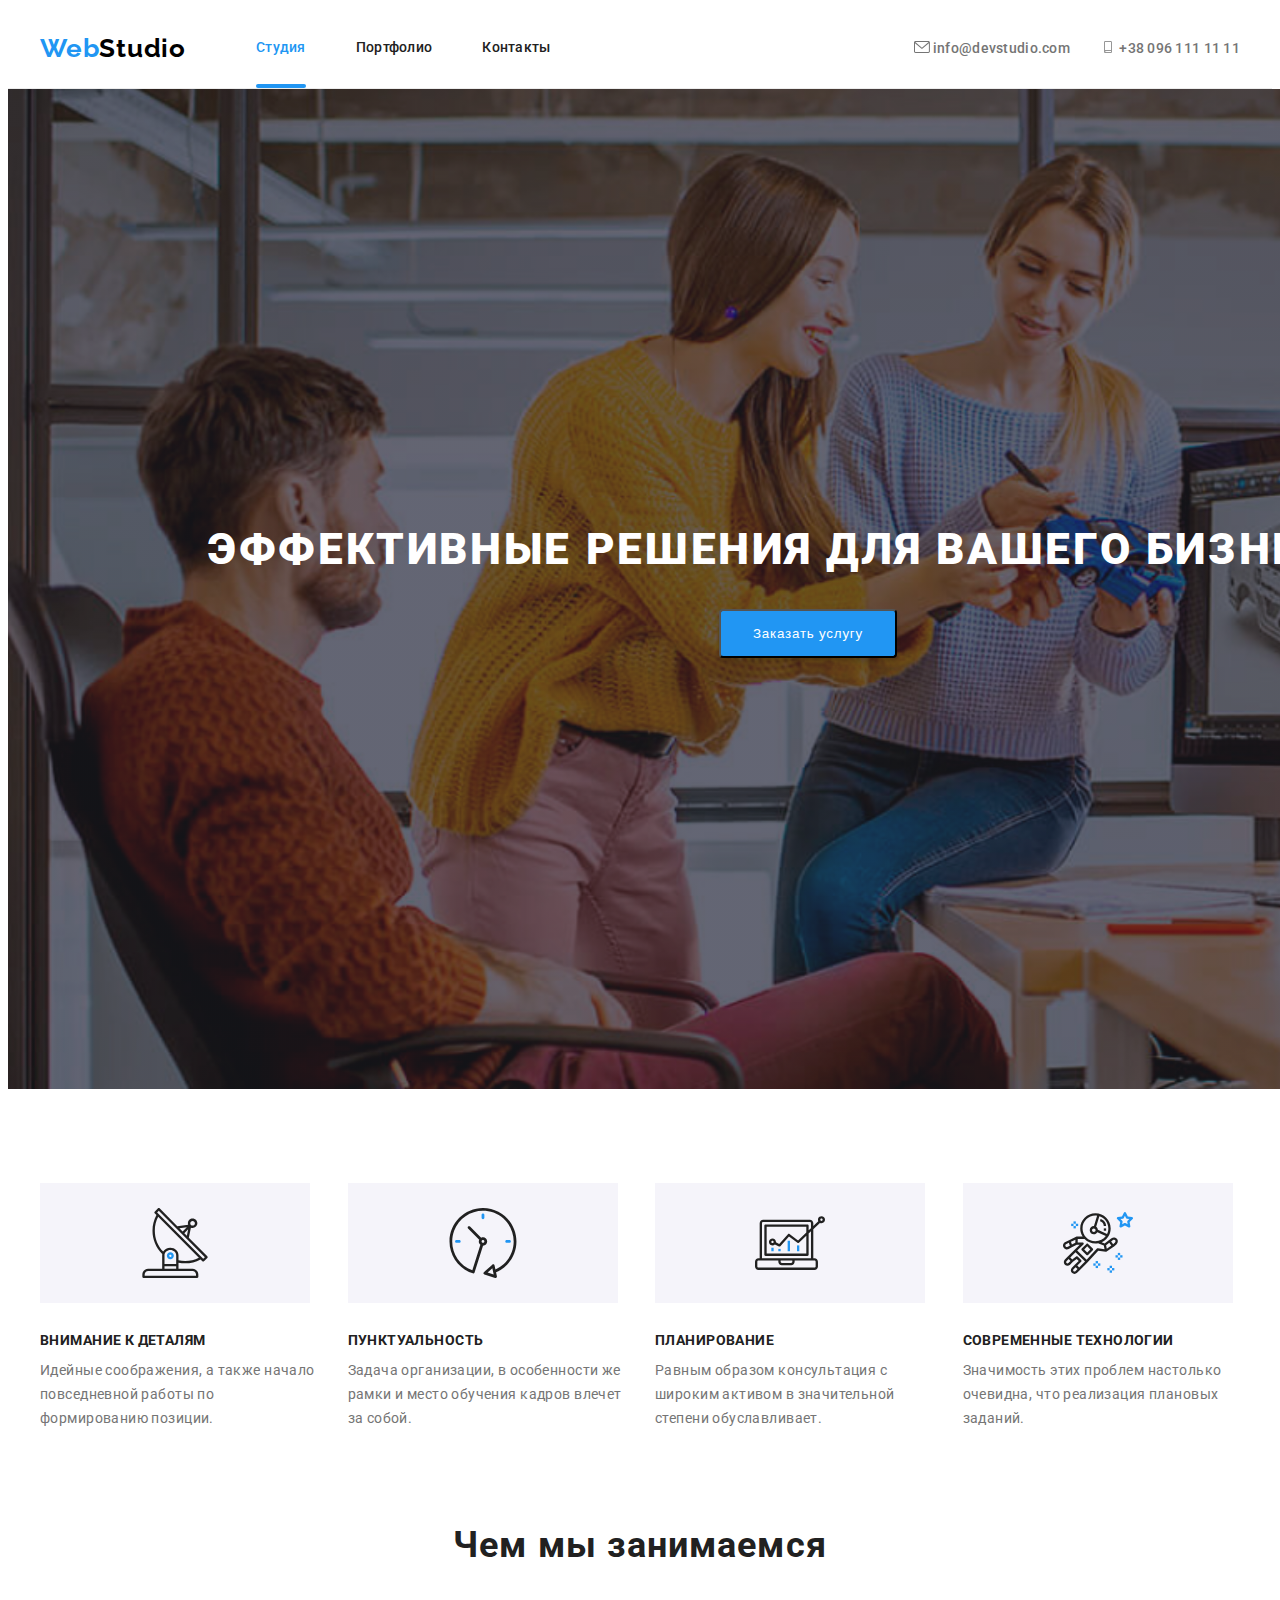
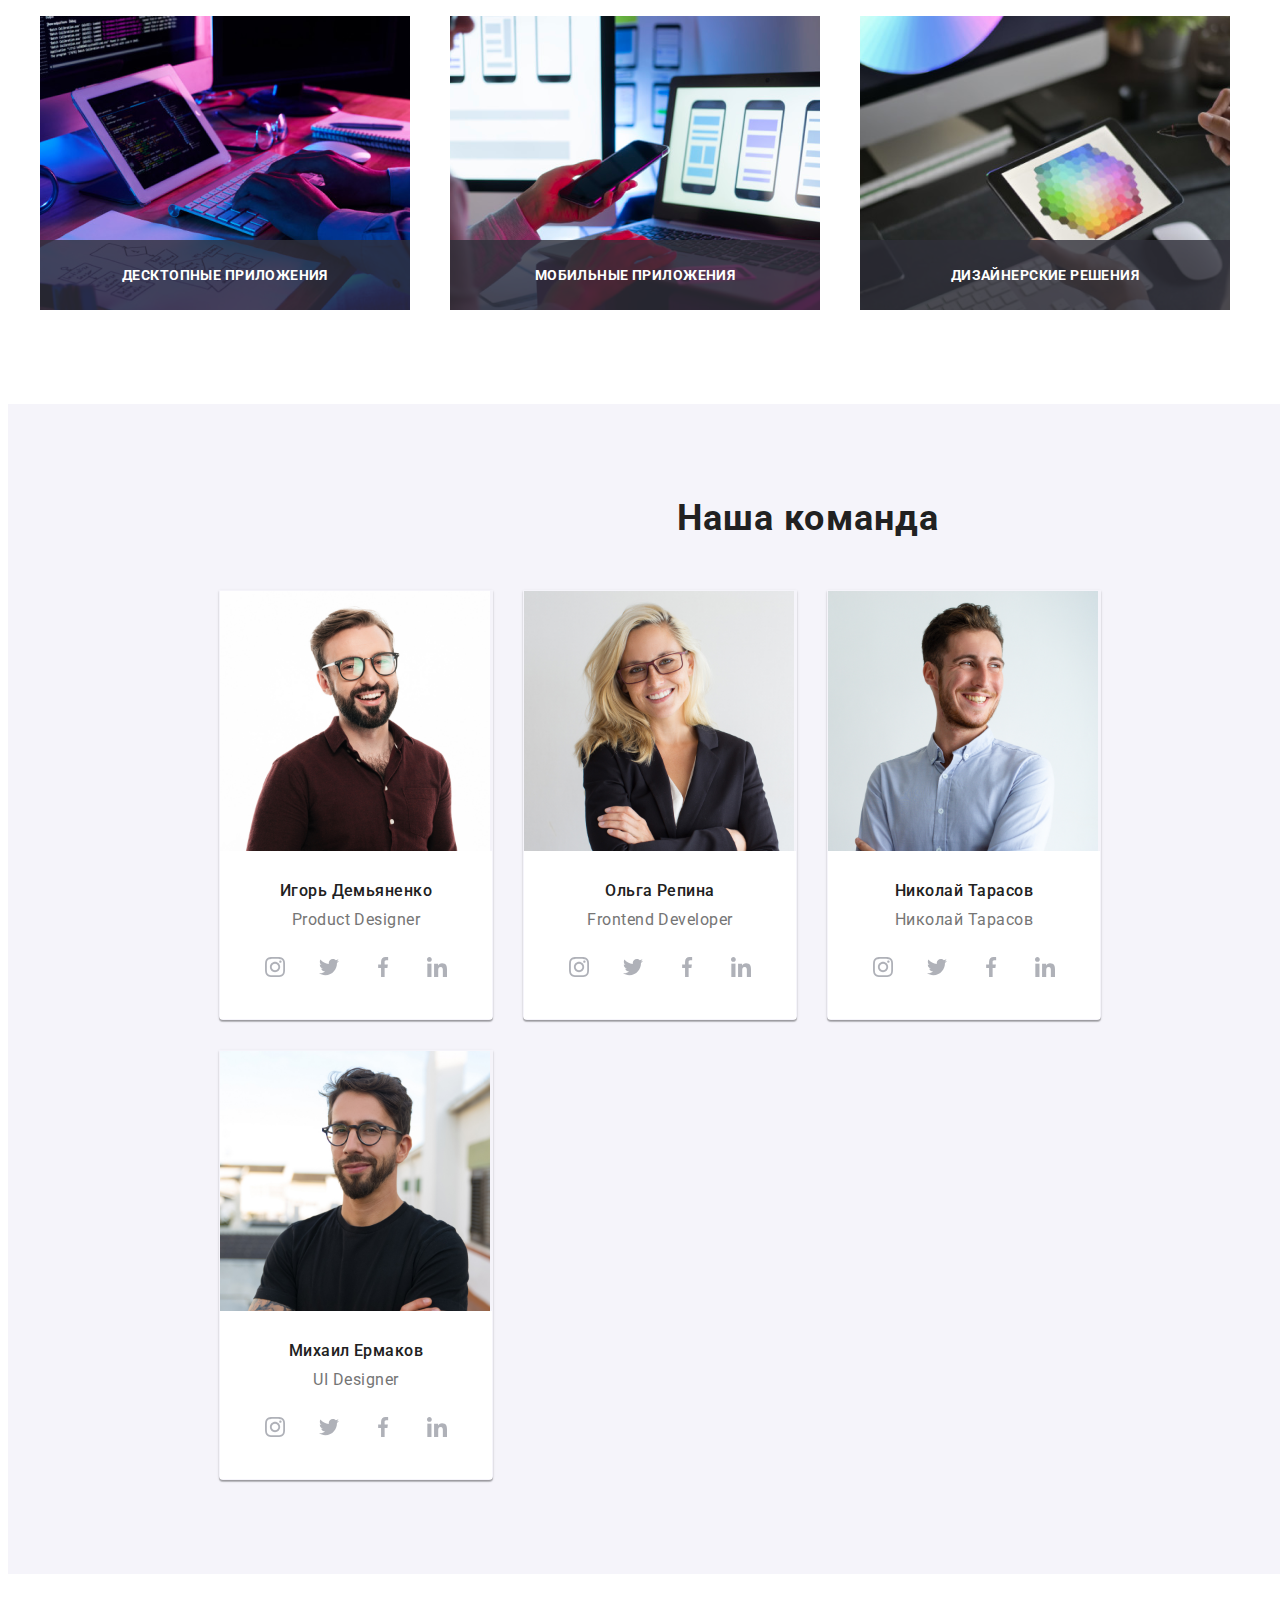
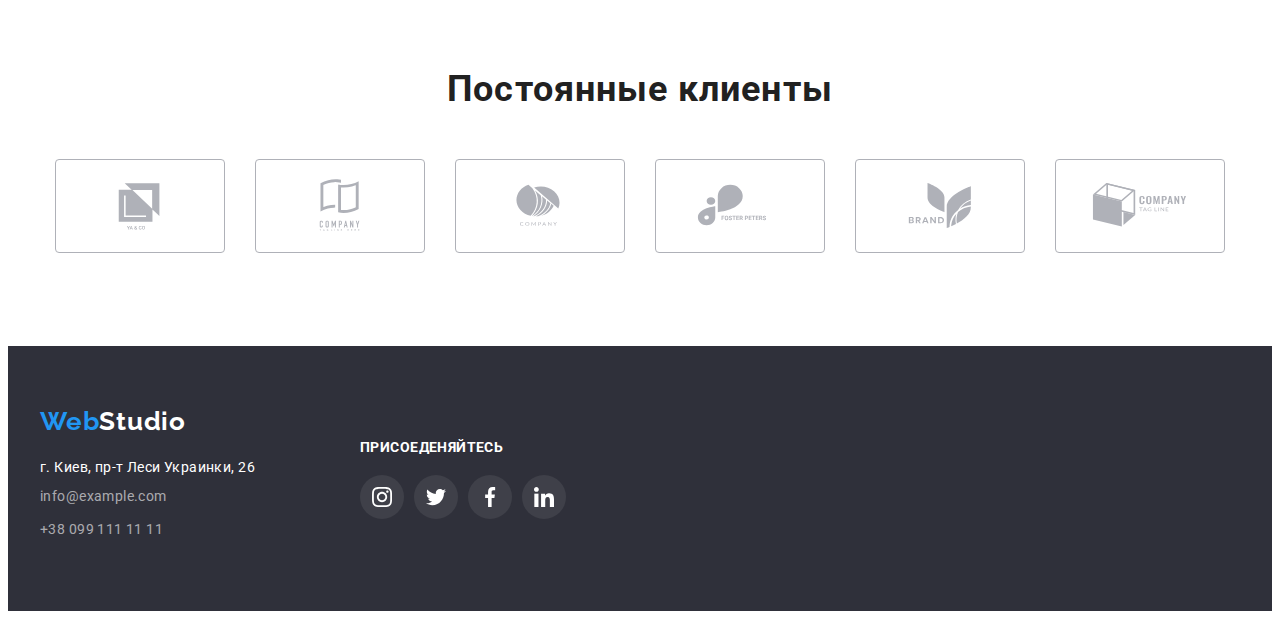
<file: index.html>
<!DOCTYPE html>
<html lang="ru">
  <head>
    <meta charset="UTF-8" />
    <meta http-equiv="X-UA-Compatible" content="IE=edge" />
    <meta name="viewport" content="width=device-width, initial-scale=1.0" />
    <title>Webstudio</title>
    <link rel="preconnect" href="https://fonts.googleapis.com" />
    <link rel="preconnect" href="https://fonts.gstatic.com" crossorigin />
    <link
      href="https://fonts.googleapis.com/css2?family=Raleway:wght@700&family=Roboto:wght@400;500;700;900&display=swap"
      rel="stylesheet"
    />
    <link
      rel="stylesheet"
      href="https://cdnjs.cloudflare.com/ajax/libs/modern-normalize/1.1.0/modern-normalize.min.css"
      integrity="sha512-wpPYUAdjBVSE4KJnH1VR1HeZfpl1ub8YT/NKx4PuQ5NmX2tKuGu6U/JRp5y+Y8XG2tV+wKQpNHVUX03MfMFn9Q=="
      crossorigin="anonymous"
      referrerpolicy="no-referrer"
    />
    <link rel="stylesheet" href="./css/style.css" />
  </head>
  <body>
    <!--header-->
    <header class="header">
      <div class="container header-container">
        <nav class="navigation">
          <a class="logo list link" href=""
            >Web<span class="logo-color-header">Studio</span></a
          >
          <ul class="menu list">
            <li class="menu-item">
              <a class="menu-link-current link" href="./index.html">Студия</a>
            </li>
            <li class="menu-item">
              <a class="menu-link link" href="./portfolio.html">Портфолио</a>
            </li>
            <li class="menu-item">
              <a class="menu-link link" href="">Контакты</a>
            </li>
          </ul>
        </nav>
        <ul class="adress-list list">
          <li class="adress-list-item">
              <a class="email-adress link" href="mailto:info@devstudio.com"
                > <svg class="adress-list-img" width="16" height="12">
                  <use href="./images/sprite.svg#envelope"></use>
                </svg> info@devstudio.com</a
              >
          </li>
          <li class="adress-list-item">
            
            <a class="phone-number link" href="tel:+380961111111"
              ><svg class="adress-list-img" width="16" height="12">
                <use href="./images/sprite.svg#smartphone"></use>
              </svg> +38 096 111 11 11</a
            >
          </li>
        </ul>
      </div>
    </header>
    <!--hero-->
    <main>
      <section class="hero">
        <div class="container">
          <h1 class="main-title">Эффективные решения для вашего бизнеса</h1>
          <button class="modl-btn" type="button" data-modal-open>Заказать услугу</button>
        </div>
      </section>
      <!--Our advantages-->
      <section class="section-our">
        <div class="container">
          <ul class="our-list list">
            <li class="our-list-item">
              <div class="our-list-item-box">
                <svg class="our-list-img" width="70px" height="70px">
                  <use href="./images/sprite.svg#antenna"></use>
                </svg>
              </div>
              <h3 class="our-suptitle">Внимание к деталям</h3>
              <p class="our-list-text">
                Идейные соображения, а также начало повседневной работы по
                формированию позиции.
              </p>
            </li>
            <li class="our-list-item">
              <div class="our-list-item-box">
                <svg class="our-list-img" width="70px" height="70px">
                  <use href="./images/sprite.svg#clock"></use>
                </svg>
              </div>
              <h3 class="our-suptitle">Пунктуальность</h3>
              <p class="our-list-text">
                Задача организации, в особенности же рамки и место обучения
                кадров влечет за собой.
              </p>
            </li>
            <li class="our-list-item">
              <div class="our-list-item-box">
                <svg class="our-list-img" width="70px" height="70px">
                  <use href="./images/sprite.svg#diagram"></use>
                </svg>
              </div>
              <h3 class="our-suptitle">Планирование</h3>
              <p class="our-list-text">
                Равным образом консультация с широким активом в значительной
                степени обуславливает.
              </p>
            </li>
            <li class="our-list-item">
              <div class="our-list-item-box">
                <svg class="our-list-img" width="70px" height="70px">
                  <use href="./images/sprite.svg#astronaut"></use>
                </svg>
              </div>
              <h3 class="our-suptitle">Современные технологии</h3>
              <p class="our-list-text">
                Значимость этих проблем настолько очевидна, что реализация
                плановых заданий.
              </p>
            </li>
          </ul>
        </div>
      </section>
      <!--about-->
      <section class="about container">
        <div class="cotainer">
          <h2 class="about-title">Чем мы занимаемся</h2>
          <ul class="about-list list">
            <li class="about-item">
              <div class="about-box">
                <img
                class="about-img"
                src="./images/about/box-1.png"
                alt="печатает на клавиатуре"
                width="370"
                height="294"
              />
              <div class="about-list-subtitle">
                <p class="about-list-subtitle-text">Десктопные приложения</p>
              </div>
              </div>
            </li>
            <li class="about-item">
             <div class="about-box">
              <img
              class="about-img"
              src="./images/about/box-2.png"
              alt="держит в руке смартфон"
              width="370"
              height="294"
            />
            <div class="about-list-subtitle">
              <p class="about-list-subtitle-text">Мобильные приложения</p>
            </div>
             </div>
            </li>
            <li class="about-item">
             <div class="about-box">
              <img
              class="about-img"
              src="./images/about/box-3.png"
              alt="держит в руке планшет"
              width="370"
              height="294"
            />
            <div class="about-list-subtitle">
              <p class="about-list-subtitle-text">Дизайнерские решения</p>
            </div>
             </div>
            </li>
          </ul>
        </div>
      </section>
      <!--our team-->
      <section class="section-team">
        <div class="team-box">
          <h2 class="title-team">Наша команда</h2>
          <ul class="team-list list">
            <li class="team-item">
              <img
                class="team-img"
                src="./images/our-team/img-1.jpg"
                alt="фото сотрудника"
                width="270"
                height="260"
              />
              <div class="team-item-subtitle">
                <h3 class="title-name">Игорь Демьяненко</h3>
                <p class="team-position" lang="en">Product Designer</p>
                <ul class="social-list list">
                  <li class="social-list-item">
                    <a href="" class="social-list-link">
                      <svg class="social-list-icon" width="20" height="20">
                        <use href="./images/sprite.svg#instagram"></use>
                      </svg>
                    </a>
                  </li>
                  <li class="social-list-item">
                    <a href="" class="social-list-link">
                      <svg class="social-list-icon" width="20" height="20">
                        <use href="./images/sprite.svg#twitter"></use>
                      </svg>
                    </a>
                  </li>
                  <li class="social-list-item">
                    <a href="" class="social-list-link">
                      <svg class="social-list-icon" width="20" height="20">
                        <use href="./images/sprite.svg#facebook"></use>
                      </svg>
                    </a>
                  </li>
                  <li class="social-list-item">
                    <a href="" class="social-list-link">
                      <svg class="social-list-icon" width="20" height="20">
                        <use href="./images/sprite.svg#linkedin"></use>
                      </svg>
                    </a>
                  </li>
                </ul>
              </div>
            </li>
            <li class="team-item">
              <img
                class="team-img"
                src="./images/our-team/img-2.jpg"
                alt="фото сотрудника"
                width="270"
                height="260"
              />
              <div class="team-item-subtitle">
                <h3 class="title-name">Ольга Репина</h3>
                <p class="team-position" lang="en">Frontend Developer</p>
                <ul class="social-list list">
                  <li class="social-list-item">
                    <a href="" class="social-list-link">
                      <svg class="social-list-icon" width="20" height="20">
                        <use href="./images/sprite.svg#instagram"></use>
                      </svg>
                    </a>
                  </li>
                  <li class="social-list-item">
                    <a href="" class="social-list-link">
                      <svg class="social-list-icon" width="20" height="20">
                        <use href="./images/sprite.svg#twitter"></use>
                      </svg>
                    </a>
                  </li>
                  <li class="social-list-item">
                    <a href="" class="social-list-link">
                      <svg class="social-list-icon" width="20" height="20">
                        <use href="./images/sprite.svg#facebook"></use>
                      </svg>
                    </a>
                  </li>
                  <li class="social-list-item">
                    <a href="" class="social-list-link">
                      <svg class="social-list-icon" width="20" height="20">
                        <use href="./images/sprite.svg#linkedin"></use>
                      </svg>
                    </a>
                  </li>
                </ul>
              </div>
            </li>
            <li class="team-item">
              <img
                class="team-img"
                src="./images/our-team/img-3.jpg"
                alt="фото сотрудника"
                width="270"
                height="260"
              />
              <div class="team-item-subtitle">
                <h3 class="title-name">Николай Тарасов</h3>
                <p class="team-position" lang="en">Николай Тарасов</p>
                <ul class="social-list list">
                  <li class="social-list-item">
                    <a href="" class="social-list-link">
                      <svg class="social-list-icon" width="20" height="20">
                        <use href="./images/sprite.svg#instagram"></use>
                      </svg>
                    </a>
                  </li>
                  <li class="social-list-item">
                    <a href="" class="social-list-link">
                      <svg class="social-list-icon" width="20" height="20">
                        <use href="./images/sprite.svg#twitter"></use>
                      </svg>
                    </a>
                  </li>
                  <li class="social-list-item">
                    <a href="" class="social-list-link">
                      <svg class="social-list-icon" width="20" height="20">
                        <use href="./images/sprite.svg#facebook"></use>
                      </svg>
                    </a>
                  </li>
                  <li class="social-list-item">
                    <a href="" class="social-list-link">
                      <svg class="social-list-icon" width="20" height="20">
                        <use href="./images/sprite.svg#linkedin"></use>
                      </svg>
                    </a>
                  </li>
                </ul>
              </div>
            </li>
            <li class="team-item">
              <img
                class="team-img"
                src="./images/our-team/img-4.jpg"
                alt="фото сотрудника"
                width="270"
                height="260"
              />
              <div class="team-item-subtitle">
                <h3 class="title-name">Михаил Ермаков</h3>
                <p class="team-position" lang="en">UI Designer</p>
                <ul class="social-list list">
                  <li class="social-list-item">
                    <a href="" class="social-list-link">
                      <svg class="social-list-icon" width="20" height="20">
                        <use href="./images/sprite.svg#instagram"></use>
                      </svg>
                    </a>
                  </li>
                  <li class="social-list-item">
                    <a href="" class="social-list-link">
                      <svg class="social-list-icon" width="20" height="20">
                        <use href="./images/sprite.svg#twitter"></use>
                      </svg>
                    </a>
                  </li>
                  <li class="social-list-item">
                    <a href="" class="social-list-link">
                      <svg class="social-list-icon" width="20" height="20">
                        <use href="./images/sprite.svg#facebook"></use>
                      </svg>
                    </a>
                  </li>
                  <li class="social-list-item">
                    <a href="" class="social-list-link">
                      <svg class="social-list-icon" width="20" height="20">
                        <use href="./images/sprite.svg#linkedin"></use>
                      </svg>
                    </a>
                  </li>
                </ul>
              </div>
            </li>
          </ul>
        </div>
      </section>
      <!--clients-->
      <section class="section-clients">
        <div class="clients-box" >
          <h2 class="clients-title">Постоянные клиенты</h2>
            <ul class="clients-list list">
              <li class="clients-list-item">
                <a href="" class="clients-list-link">
                  <svg class="clients-list-icon">
                    <use href="./images/sprite.svg#YACO"></use>
                  </svg>
                </a>
              </li>
              <li class="clients-list-item">
                <a href="" class="clients-list-link">
                  <svg class="clients-list-icon">
                    <use href="./images/sprite.svg#company-here"></use>
                  </svg>
                </a>
              </li>
              <li class="clients-list-item">
                <a href="" class="clients-list-link">
                  <svg class="clients-list-icon">
                    <use href="./images/sprite.svg#Company"></use>
                  </svg>
                </a>
              </li>
              <li class="clients-list-item">
                <a href="" class="clients-list-link">
                  <svg class="clients-list-icon">
                    <use href="./images/sprite.svg#foster"></use>
                  </svg>
                </a>
              </li>
              <li class="clients-list-item">
                <a href="" class="clients-list-link">
                  <svg class="clients-list-icon">
                    <use href="./images/sprite.svg#brand"></use>
                  </svg>
                </a>
              </li>
              <li class="clients-list-item">
                <a href="" class="clients-list-link">
                  <svg class="clients-list-icon">
                    <use href="./images/sprite.svg#company-tag"></use>
                  </svg>
                </a>
              </li>
            </ul>
          </div>
      </section>
    </main>
    <!--FOOTER-->
    <footer class="footer">
      <div class="footer-container container">
        <div class="footer-box-left">
          <div class="footer-logo-box">
            <a class="logo list link" href=""
              >Web<span class="logo-color-footer">Studio</span></a
            >
          </div>
          <address class="adress-list">
            <ul class="footer-list list">
              <li class="footer-item">
                <a
                  class="map-link link"
                  href="https://goo.gl/maps/KRb5rvEpRNCrVDz67"
                  target="_blank"
                  rel="noopener noreferrer"
                >
                  г. Киев, пр-т Леси Украинки, 26
                </a>
              </li>
              <li class="footer-item">
                <a class="footer-email-adress link" href="mailto:info@example.com"
                  >info@example.com</a
                >
              </li>
              <li class="footer-item">
                <a class="footer-phone-number link" href="tel:+380991111111"
                  >+38 099 111 11 11</a
                >
              </li>
            </ul>
          </address>
        </div>
            <div class="footer-box-right">
              <h2 class="footer-title">Присоеденяйтесь</h2>
              <ul class="footer-list-right list">
                <li class="social-list-item">
                  <a href="" class="footer-list-link">
                    <svg class="footer-list-icon" width="20" height="20">
                      <use href="./images/sprite.svg#instagram"></use>
                    </svg>
                  </a>
                </li>
                <li class="social-list-item">
                  <a href="" class="footer-list-link">
                    <svg class="footer-list-icon" width="20" height="20">
                      <use href="./images/sprite.svg#twitter"></use>
                    </svg>
                  </a>
                </li>
                <li class="social-list-item">
                  <a href="" class="footer-list-link">
                    <svg class="footer-list-icon" width="20" height="20">
                      <use href="./images/sprite.svg#facebook"></use>
                    </svg>
                  </a>
                </li>
                <li class="social-list-item">
                  <a href="" class="footer-list-link">
                    <svg class="footer-list-icon" width="20" height="20">
                      <use href="./images/sprite.svg#linkedin"></use>
                    </svg>
                  </a>
                </li>
              </ul>
            </div>
      </div>
    </footer>
    <!--Modal-->
    <div class="backdrop is-hidden " data-modal>
      <div class="modal">
        <button type="button" class="modal-close-btn" data-modal-close>
          <svg class="modal-close-btn-icon" width="18" height="18">
            <use href="./images/sprite.svg#close"></use>
          </svg>
        </button>
        <p class="modal-subtitle">Оставьте свои данные, мы вам перезвоним</p>
        <form class="contact-form">
          <label class="contact-form-field">
            <span class="contact-form-span">Имя</span> 
            <div class="contact-form-input-wrapper">
              <input class="contact-form-input" type="text" required name="user-name" minlength="3">
              <svg class="contact-form-icon">
                <use href="./images/sprite.svg#person"></use>  
              </svg>
            </div>
          </label>
          <label class="contact-form-field">
            <span class="contact-form-span">Телефон</span> 
            <div class="contact-form-input-wrapper">
              <input 
                class="contact-form-input" 
                type="tel" 
                required 
                name="user-phone-number" 
                pattern="[0-9]{3}-[0-9]{3}-[0-9]{2}-[0-9]{2}"
                title="xxx-xxx-xx-xx"
              />
              <svg class="contact-form-icon">
                <use href="./images/sprite.svg#phone"></use>  
              </svg>
            </div>
          </label>
          <label class="contact-form-field">
            <span class="contact-form-span">Почта</span>
            <div class="contact-form-input-wrapper">
              <input 
                class="contact-form-input" 
                type="email" 
                required
                name="user-email"
              />
              <svg class="contact-form-icon">
                <use href="./images/sprite.svg#email"></use>  
              </svg>
            </div>
          </label>
          <label class="contact-form-field">
            <span class="contact-form-span">Коментарий</span>
            <textarea 
              class="contact-form-message"
              name="user-message"
              placeholder="Введите текст"
            ></textarea>
          </textarea>
          </label>
          <input 
            class="contact-form-checkbox visually-hidden"
            id="checkbox-policy"
            type="checkbox"
            name="user-policy"
            required
            />
          <label class="contact-form-checkbox-label" for="checkbox-policy"
          >Соглашаюсь с рассылкой и принимаю&nbsp;
           <a class="contact-form-checkbox-link" href="">Условия договора</a></label>
           <button class="contact-form-btn" type="submit">Отправить</button>
        </form>
      </div>
    </div>
    <script src="./js/modal.js"></script>
  </body>
</html>
</file>
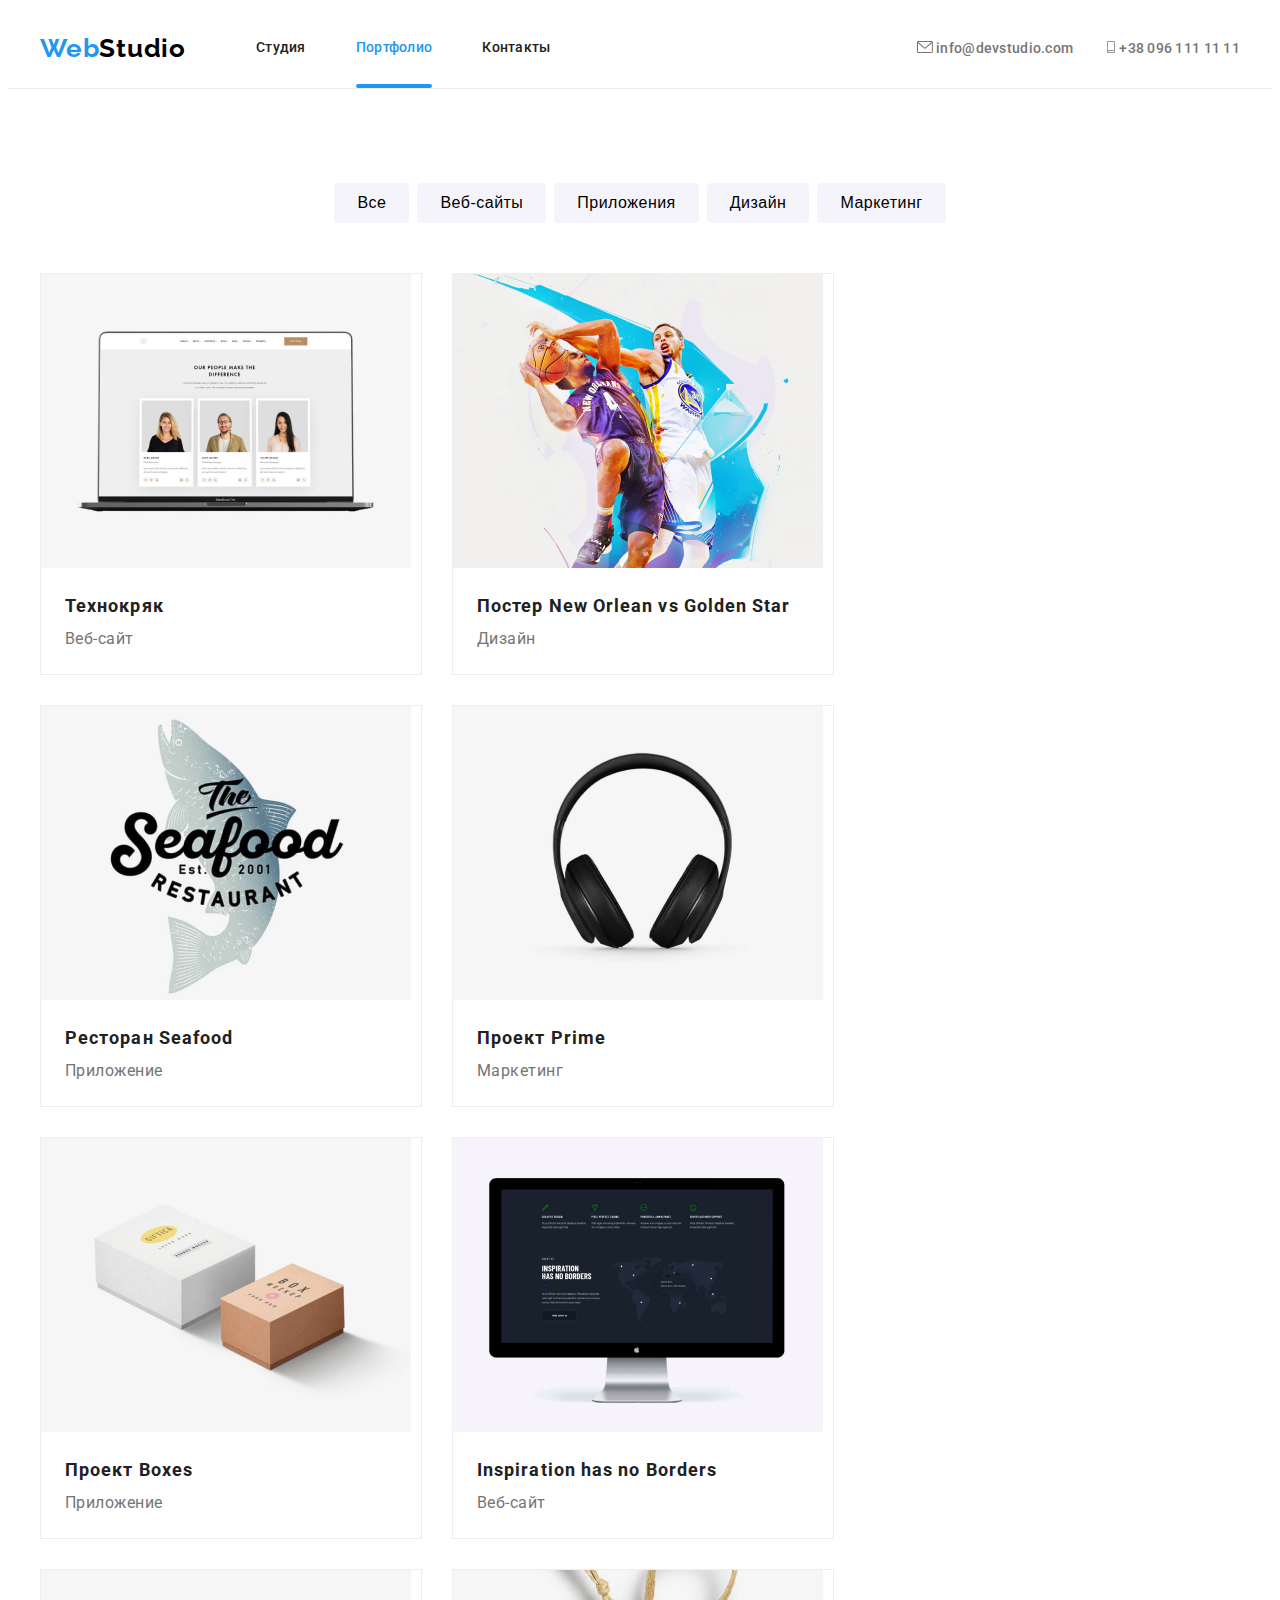
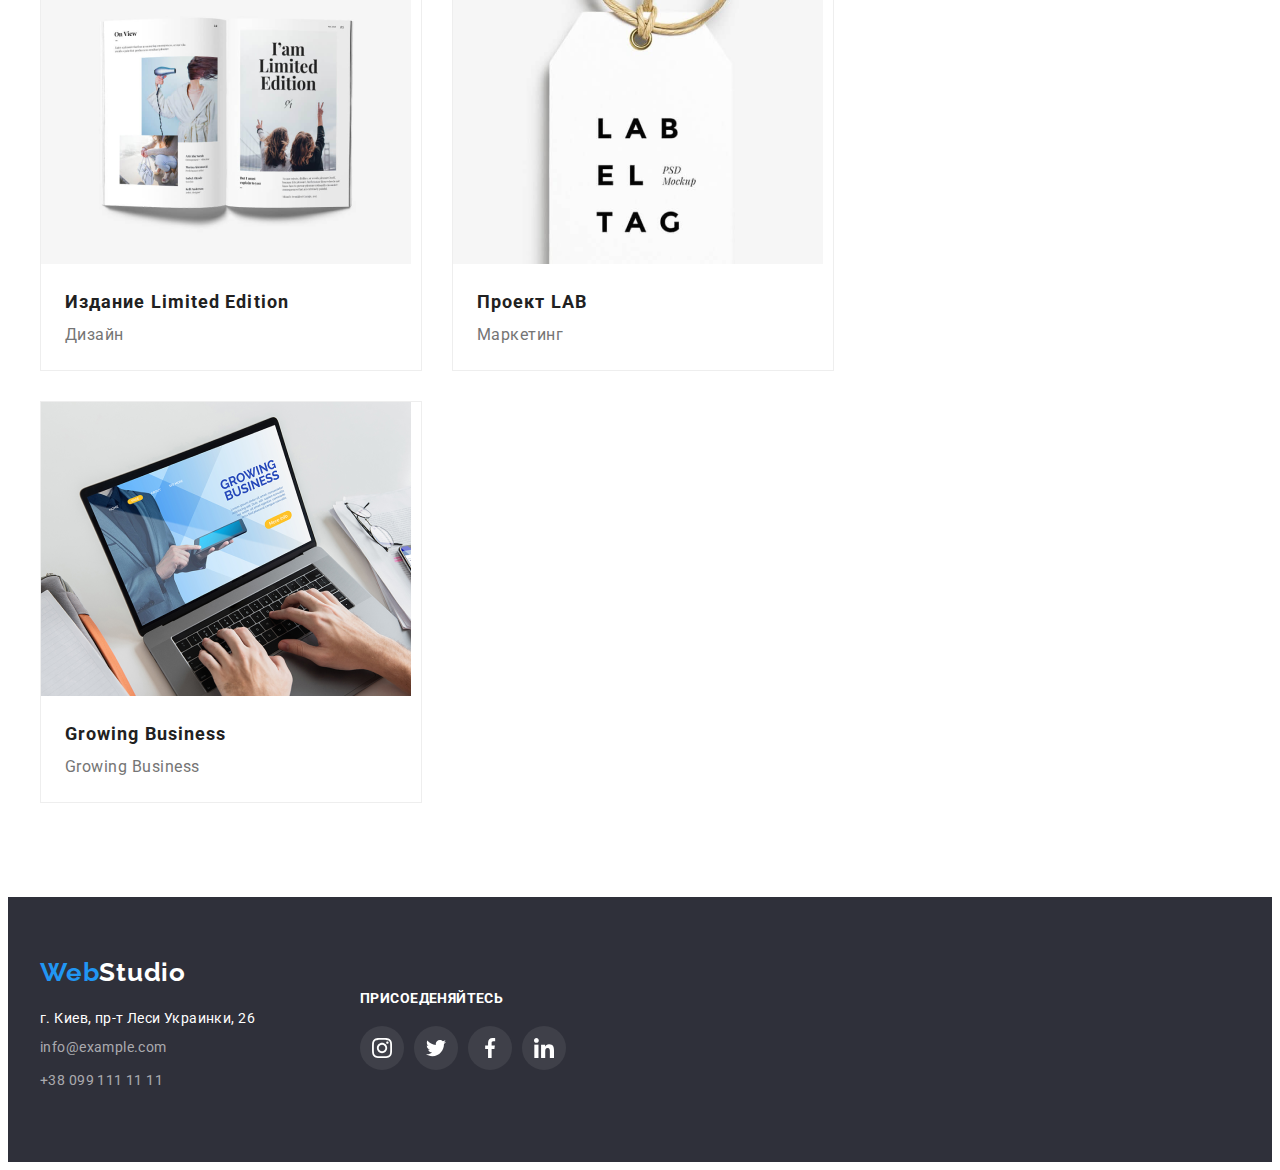
<file: portfolio.html>
<!DOCTYPE html>
<html lang="en">
  <head>
    <meta charset="UTF-8" />
    <meta http-equiv="X-UA-Compatible" content="IE=edge" />
    <meta name="viewport" content="width=device-width, initial-scale=1.0" />
    <title>Webstudio</title>
    <link rel="preconnect" href="https://fonts.googleapis.com" />
    <link rel="preconnect" href="https://fonts.gstatic.com" crossorigin />
    <link
      href="https://fonts.googleapis.com/css2?family=Raleway:wght@700&family=Roboto:wght@400;500;700;900&display=swap"
      rel="stylesheet"
    />
    <link
      rel="stylesheet"
      href="https://cdnjs.cloudflare.com/ajax/libs/modern-normalize/1.1.0/modern-normalize.min.css"
      integrity="sha512-wpPYUAdjBVSE4KJnH1VR1HeZfpl1ub8YT/NKx4PuQ5NmX2tKuGu6U/JRp5y+Y8XG2tV+wKQpNHVUX03MfMFn9Q=="
      crossorigin="anonymous"
      referrerpolicy="no-referrer"
    />
    <link rel="stylesheet" href="./css/style.css" />
  </head>
  <body>
    <!--header-->
    <header class="header">
      <div class="container header-container">
        <nav class="navigation">
          <a class="logo list link" href=""
            >Web<span class="logo-color-header">Studio</span></a
          >
          <ul class="menu list">
            <li class="menu-item">
              <a class="menu-link link" href="./index.html">Студия</a>
            </li>
            <li class="menu-item">
              <a class="menu-link-current link" href="./portfolio.html">Портфолио</a>
            </li>
            <li class="menu-item">
              <a class="menu-link link" href="">Контакты</a>
            </li>
          </ul>
        </nav>
        <ul class="adress-list list">
          <li class="adress-list-item">
              <a class="email-adress link" href="mailto:info@devstudio.com"
                > <svg class="adress-list-img" width="16" height="12">
                  <use href="./images/sprite.svg#envelope"></use>
                </svg> info@devstudio.com</a
              >
          </li>
          <li class="adress-list-item">
            
            <a class="phone-number link" href="tel:+380961111111"
              ><svg class="adress-list-img" width="16" height="12">
                <use href="./images/sprite.svg#smartphone"></use>
              </svg>+38 096 111 11 11</a
            >
          </li>
        </ul>
      </div>
    </header>
    <!--Hero-->
    <main>
      <section class="portfolio-section">
        <div class="portfolio-box container">
          <div class="portfolio-navigation">
            <ul class="portfolio-list list">
              <li class="portfolio-list-item">
                <button class="portfolio-btn" type="button">Все</button>
              </li>
              <li class="portfolio-list-item">
                <button class="portfolio-btn" type="button">Веб-сайты</button>
              </li>
              <li class="portfolio-list-item">
                <button class="portfolio-btn" type="button">Приложения</button>
              </li>
              <li class="portfolio-list-item">
                <button class="portfolio-btn" type="button">Дизайн</button>
              </li>
              <li class="portfolio-list-item">
                <button class="portfolio-btn" type="button">Маркетинг</button>
              </li>
            </ul>
          </div>
          <ul class="product-list list">
            <li class="portfolio-img">
              <a class="portfolio-img-link link" href="">
               <div class="portfolio-img-box">
                <img
                src="./images/portfolio/portfolio-1.jpg"
                alt="Ноутбук"
                width="370"
                height="294"
              />
              <div class="portfolio-img-subtitle">
                <p class="portfolio-img-subtitle-text">
                  Ресурс предлагает комплексные предложения с разным уровнем функционала и сервисов.
                  Все это позволит посетителю получить исчерпывающие сведения о компании или частном лице.
                </p>
              </div>
               </div>
                <div class="portfolio-img-item">
                  <h3 class="suptitle-portfolio">Технокряк</h3>
                  <p class="subtitle-portfolio">Веб-сайт</p>
                </div>
              </a>
            </li>
            <li class="portfolio-img">
              <a class="portfolio-img-link link" href="">
               <div class="portfolio-img-box">
                <img
                src="./images/portfolio/portfolio-2.jpg"
                alt="Баскетбол"
                width="370"
                height="294"
              />
              <div class="portfolio-img-subtitle">
                <p class="portfolio-img-subtitle-text">
                  Ресурс предлагает комплексные предложения с разным уровнем функционала и сервисов.
                  Все это позволит посетителю получить исчерпывающие сведения о компании или частном лице.
                </p>
              </div>
               </div>
                <div class="portfolio-img-item">
                  <h3 class="suptitle-portfolio">
                    Постер New Orlean vs Golden Star
                  </h3>
                  <p class="subtitle-portfolio">Дизайн</p>
                </div>
              </a>
            </li>
            <li class="portfolio-img">
              <a class="portfolio-img-link link" href="">
               <div class="portfolio-img-box">
                <img
                src="./images/portfolio/portfolio-3.jpg"
                alt="Логотип"
                width="370"
                height="294"
              />
              <div class="portfolio-img-subtitle">
                <p class="portfolio-img-subtitle-text">
                  Ресурс предлагает комплексные предложения с разным уровнем функционала и сервисов.
                  Все это позволит посетителю получить исчерпывающие сведения о компании или частном лице.
                </p>
              </div>
               </div>
                <div class="portfolio-img-item">
                  <h3 class="suptitle-portfolio">Ресторан Seafood</h3>
                  <p class="subtitle-portfolio">Приложение</p>
                </div>
              </a>
            </li>
            <li class="portfolio-img">
              <a class="portfolio-img-link link" href="">
               <div class="portfolio-img-box">
                <img
                src="./images/portfolio/portfolio-4.jpg"
                alt="Наушники"
                width="370"
                height="294"
              />
              <div class="portfolio-img-subtitle">
                <p class="portfolio-img-subtitle-text">
                  Ресурс предлагает комплексные предложения с разным уровнем функционала и сервисов.
                  Все это позволит посетителю получить исчерпывающие сведения о компании или частном лице.
                </p>
              </div>
               </div>
                <div class="portfolio-img-item">
                  <h3 class="suptitle-portfolio">Проект Prime</h3>
                  <p class="subtitle-portfolio">Маркетинг</p>
                </div>
              </a>
            </li>
            <li class="portfolio-img">
              <a class="portfolio-img-link link" href="">
               <div class="portfolio-img-box">
                <img
                src="./images/portfolio/portfolio-5.jpg"
                alt="Коробки"
                width="370"
                height="294"
              />
              <div class="portfolio-img-subtitle">
                <p class="portfolio-img-subtitle-text">
                  Ресурс предлагает комплексные предложения с разным уровнем функционала и сервисов.
                  Все это позволит посетителю получить исчерпывающие сведения о компании или частном лице.
                </p>
              </div>
               </div>
                <div class="portfolio-img-item">
                  <h3 class="suptitle-portfolio">Проект Boxes</h3>
                  <p class="subtitle-portfolio">Приложение</p>
                </div>
              </a>
            </li>
            <li class="portfolio-img">
              <a class="portfolio-img-link link" href="">
                <div class="portfolio-img-box">
                  <img
                  src="./images/portfolio/portfolio-6.jpg"
                  alt="Монитор"
                  width="370"
                  height="294"
                />
                <div class="portfolio-img-subtitle">
                  <p class="portfolio-img-subtitle-text">
                    Ресурс предлагает комплексные предложения с разным уровнем функционала и сервисов.
                    Все это позволит посетителю получить исчерпывающие сведения о компании или частном лице.
                  </p>
                </div>
                </div>
                <div class="portfolio-img-item">
                  <h3 class="suptitle-portfolio">Inspiration has no Borders</h3>
                  <p class="subtitle-portfolio">Веб-сайт</p>
                </div>
              </a>
            </li>
            <li class="portfolio-img">
              <a class="portfolio-img-link link" href="">
                <div class="portfolio-img-box">
                  <img
                  src="./images/portfolio/portfolio-7.jpg"
                  alt="Книга"
                  width="370"
                  height="294"
                />
                <div class="portfolio-img-subtitle">
                  <p class="portfolio-img-subtitle-text">
                    Ресурс предлагает комплексные предложения с разным уровнем функционала и сервисов.
                    Все это позволит посетителю получить исчерпывающие сведения о компании или частном лице.
                  </p>
                </div>
                </div>
                <div class="portfolio-img-item">
                  <h3 class="suptitle-portfolio">Издание Limited Edition</h3>
                  <p class="subtitle-portfolio">Дизайн</p>
                </div>
              </a>
            </li>
            <li class="portfolio-img">
              <a class="portfolio-img-link link" href="">
                <div class="portfolio-img-box">
                  <img
                  src="./images/portfolio/portfolio-8.jpg"
                  alt="Бирка"
                  width="370"
                  height="294"
                />
                <div class="portfolio-img-subtitle">
                  <p class="portfolio-img-subtitle-text">
                    Ресурс предлагает комплексные предложения с разным уровнем функционала и сервисов.
                    Все это позволит посетителю получить исчерпывающие сведения о компании или частном лице.
                  </p>
                </div>
                </div>
                <div class="portfolio-img-item">
                  <h3 class="suptitle-portfolio">Проект LAB</h3>
                  <p class="subtitle-portfolio">Маркетинг</p>
                </div>
              </a>
            </li>
            <li class="portfolio-img">
              <a class="portfolio-img-link link" href="">
                <div class="portfolio-img-box">
                  <img
                  src="./images/portfolio/portfolio-9.jpg"
                  alt="Ноутбук"
                  width="370"
                  height="294"
                />
                <div class="portfolio-img-subtitle">
                  <p class="portfolio-img-subtitle-text">
                    Ресурс предлагает комплексные предложения с разным уровнем функционала и сервисов.
                    Все это позволит посетителю получить исчерпывающие сведения о компании или частном лице.
                  </p>
                </div>
                </div>
                <div class="portfolio-img-item">
                  <h3 class="suptitle-portfolio">Growing Business</h3>
                  <p class="subtitle-portfolio">Growing Business</p>
                </div>
              </a>
            </li>
          </ul>
        </div>
      </section>
    </main>
    <!--FOOTER-->
    <footer class="footer">
      <div class="footer-container container">
        <div class="footer-box-left">
          <div class="footer-logo-box">
            <a class="logo list link" href=""
              >Web<span class="logo-color-footer">Studio</span></a
            >
          </div>
          <address class="adress-list">
            <ul class="footer-list list">
              <li class="footer-item">
                <a
                  class="map-link link"
                  href="https://goo.gl/maps/KRb5rvEpRNCrVDz67"
                  target="_blank"
                  rel="noopener noreferrer"
                >
                  г. Киев, пр-т Леси Украинки, 26
                </a>
              </li>
              <li class="footer-item">
                <a class="footer-email-adress link" href="mailto:info@example.com"
                  >info@example.com</a
                >
              </li>
              <li class="footer-item">
                <a class="footer-phone-number link" href="tel:+380991111111"
                  >+38 099 111 11 11</a
                >
              </li>
            </ul>
          </address>
        </div>
            <div class="footer-box-right">
              <h2 class="footer-title">Присоеденяйтесь</h2>
              <ul class="footer-list-right list">
                <li class="social-list-item">
                  <a href="" class="footer-list-link">
                    <svg class="footer-list-icon" width="20" height="20">
                      <use href="./images/sprite.svg#instagram"></use>
                    </svg>
                  </a>
                </li>
                <li class="social-list-item">
                  <a href="" class="footer-list-link">
                    <svg class="footer-list-icon" width="20" height="20">
                      <use href="./images/sprite.svg#twitter"></use>
                    </svg>
                  </a>
                </li>
                <li class="social-list-item">
                  <a href="" class="footer-list-link">
                    <svg class="footer-list-icon" width="20" height="20">
                      <use href="./images/sprite.svg#facebook"></use>
                    </svg>
                  </a>
                </li>
                <li class="social-list-item">
                  <a href="" class="footer-list-link">
                    <svg class="footer-list-icon" width="20" height="20">
                      <use href="./images/sprite.svg#linkedin"></use>
                    </svg>
                  </a>
                </li>
              </ul>
            </div>
      </div>
    </footer>
  </body>
</html>
</file>
<file: css/style.css>
.link {
  text-decoration: none;
}

.list {
  list-style: none;
}

body {
  font-family: "Roboto", sans-serif;
  color: #212121;
}

h1,
h2,
h3,
p {
  margin-top: 0;
  margin-bottom: 0;
}

ul,
ol {
  margin-top: 0;
  margin-bottom: 0;
  padding-left: 0;
}

img {
  display: block;
}

/*-----COMPONENTS-----*/

.logo-color-footer {
  color: white;
}

.logo-color-header {
  color: black;
}

.footer {
  background-color: #2f303a;
}

.menu-link-current {
  font-weight: 500;
  font-size: 14px;
  line-height: 1.14;
  letter-spacing: 0.02em;
  color: #2196f3;
}

.section {
  margin-bottom: 94px;
}

.visually-hidden{
  position: absolute;
  width: 1px;
  height: 1px;
  margin: -1px;
  border: 0;
  padding: 0;
  white-space: nowrap;
  clip-path: inset(100%);
  clip: rect(0 0 0 0);
  overflow: hidden;

}

.container {
  width: 1200px;
  padding-left: 15px;
  padding-right: 15px;
  margin-left: auto;
  margin-right: auto;
}

/*-----/COMPONENTS-----*/

/*-----HEADER-----*/

.header {
  border-bottom: 1px solid #ececec;
}

.menu {
  display: flex;
}
.navigation {
  display: flex;
  align-items: center;
}

.header-container {
  display: flex;
  align-items: center;
}

.logo {
  font-family: "Raleway", sans-serif;
  font-weight: 700;
  font-size: 26px;
  line-height: 1.19;
  letter-spacing: 0.03em;

  color: #2196f3;
  margin-right: 70px;
}

.menu-item{
  position: relative;
}

.menu-link-current::after{
  position: absolute;
  left: 0;
  bottom: 0;
  display: inline-block;
  content: '';
  height: 4px;
  border-radius: 2px;
  width: 100%;
  background-color: #2196f3;

}

.menu-link-current,
.menu-link {
  display: block;
  padding-top: 32px;
  padding-bottom: 32px;
}

.menu-item:not(:last-child) {
  margin-right: 50px;
}

.adress-list {
  display: flex;
  margin-left: auto;
}

.menu-link {
  font-weight: 500;
  font-size: 14px;
  line-height: 1.14;
  letter-spacing: 0.02em;
  color: #212121;
  transition: color 250ms cubic-bezier(0.4, 0, 0.2, 1);
}

.menu-link:hover,
.menu-link:focus {
  color: #2196f3;
}


.adress-list-item:not(:last-child) {
  margin-right: 30px;
}

.email-adress {
  font-weight: 500;
  font-size: 14px;
  line-height: 1.14;
  letter-spacing: 0.02em;
  color: #757575;
  transition: color 250ms cubic-bezier(0.4, 0, 0.2, 1);
}

.email-adress:hover,
.email-adress:focus {
  color: #2196f3;
}


.email-adress:hover .adress-list-img,
.email-adress:focus .adress-list-img{
  fill:#2196f3;
}

.phone-number {
  font-weight: 500;
  font-size: 14px;
  line-height: 1.14;
  letter-spacing: 0.02em;
  color: #757575;
  transition: color 250ms cubic-bezier(0.4, 0, 0.2, 1);
}

.phone-number:hover,
.phone-number:focus {
  color: #2196f3;
}

.phone-number:hover .adress-list-img,
.phone-number:focus .adress-list-img{
  fill: #2196f3;
}

.adress-list-img{
  fill: #757575;
  cursor: pointer;
  transition: color 250ms cubic-bezier(0.4, 0, 0.2, 1);
}


/*-----/HEADER-----*/

/*------HERO-----*/

.hero {
  background-image: linear-gradient(
      rgba(47, 48, 58, 0.4),
      rgba(47, 48, 58, 0.4)
    ),
    url("../images/background-Img.png");
  background-size: cover;
  width: 1600px;
  height: 600px;
  margin-left: auto;
  margin-right: auto;
  display: flex;
  justify-content: center;
  align-items: center;
  padding-top: 200px;
  padding-bottom: 200px;
}

.main-title {
  font-weight: 900;
  font-size: 44px;
  line-height: 1.36;
  max-width: max-content;
  text-align: center;
  letter-spacing: 0.06em;
  text-transform: uppercase;
  margin-bottom: 30px;
  color: #ffffff;
}

.modl-btn {
  line-height: 1.88;
  display: flex;
  align-items: center;
  text-align: center;
  letter-spacing: 0.06em;
  color: #ffffff;

  background: #2196f3;
  box-shadow: 0px 4px 4px rgba(0, 0, 0, 0.15);
  border-radius: 4px;
  padding: 10px 32px;
  margin-left: auto;
  margin-right: auto;
  cursor: pointer;
  transition: color 250ms cubic-bezier(0.4, 0, 0.2, 1);
  }

.modl-btn:hover,
.modl-btn:focus {
  background-color: #188ce8;
}

/*-----/HERO-----*/

/*-----OUR ADVANTAGES*/

.section-our {
  padding-top: 94px;
  padding-bottom: 94px;
}

.our-list {
  display: flex;
  margin-top: -30px;
  margin-left: -30px;
}

.our-list-item {
  flex-basis: calc((100% - 90px) / 3);
  margin-top: 30px;
  margin-left: 30px;
}

.our-list-item-box{
  display: flex;
  align-items: center;
  justify-content: center;
  width: 270px;
  height: 120px;
  background-color: #F5F4FA;
  margin-bottom: 30px;
}

.our-suptitle {
  font-weight: 700;
  font-size: 14px;
  line-height: 1.14;
  letter-spacing: 0.03em;
  text-transform: uppercase;
  margin-bottom: 10px;
}

.our-list-text {
  font-weight: 400;
  font-size: 14px;
  line-height: 1.71;
  letter-spacing: 0.03em;

  color: #757575;
}

/*-----/OUR ADVANTAGES-----*/

/*-----ABOUT-----*/

.about {
  padding-bottom: 94px;
}

.about-title {
  font-weight: 700;
  font-size: 36px;
  line-height: 1.16;
  text-align: center;
  letter-spacing: 0.03em;
  margin-bottom: 50px;
}
.about-list {
  display: flex;
  flex-wrap: wrap;
  margin-top: -30px;
  margin-left: -30px;
}

.about-item {
  flex-basis: calc((100% - 90px) / 3);
  margin-top: 30px;
  margin-left: 30px;
}

.about-box{
  position: relative;
}

.about-list-subtitle{
  position: absolute;
  bottom: 0;
  left: 0;
  width: 370px;
  height: 70px;
  background-color: rgba(47, 48, 58, 0.8);
}

.about-list-subtitle-text{
  display: flex;
  align-content: center;
  justify-content: center;
  font-weight: 700;
  font-size: 14px;
  line-height: 16px;
  text-align: center;
  letter-spacing: 0.03em;
  text-transform: uppercase;
  color: #FFFFFF;
  padding-top: 27px;
  }

/*-----/ABOUT-----*/

/*-----OUR TEAM-----*/

.section-team {
  display: flex;
  justify-content: center;
  align-items: center;
  width: 1600px;
  margin-left: auto;
  margin-right: auto;
  padding-top: 94px;
  padding-bottom: 94px;
  background-color: #f5f4fa;
}


.team-list {
  display: flex;
  flex-wrap: wrap;
  margin-top: -30px;
  margin-left: -30px;
}

.team-item {
  flex-basis: calc((100% - 120px) / 4);
  margin-top: 30px;
  margin-left: 30px;
  border: 1px solid transparent;
  border-radius: 0px 0px 4px 4px;
  box-shadow: 0px 1px 3px rgba(0, 0, 0, 0.12), 0px 1px 1px rgba(0, 0, 0, 0.14), 0px 2px 1px rgba(0, 0, 0, 0.2);
}

.team-item-subtitle {
  padding-top: 30px;
  padding-bottom: 30px;
  padding-left: 10px;
  padding-right: 10px;
  background-color: #ffffff;
}

.title-team {
  font-weight: 700;
  font-size: 36px;
  line-height: 1.16;
  letter-spacing: 0.03em;
  text-align: center;
  margin-bottom: 50px;
}

.title-name {
  font-weight: 500;
  font-size: 16px;
  line-height: 1.19;
  text-align: center;
  letter-spacing: 0.03em;
  margin-bottom: 10px;
}

.team-position {
  font-weight: 400;
  font-size: 16px;
  line-height: 1.19;
  text-align: center;
  letter-spacing: 0.03em;
  color: #757575;
  margin-bottom: 16px;
}

.social-list {
  display:flex;
  justify-content: center;
}

.social-list-link{
  display: flex;
  align-items: center;
  justify-content: center;
  width: 44px;
  height: 44px;
  border-radius: 50%;
  transition: background-color 250ms cubic-bezier(0.4, 0, 0.2, 1);
}

.social-list-icon{
  fill: #AFB1B8;
  transition: fill 250ms cubic-bezier(0.4, 0, 0.2, 1);
}

.social-list-item:not(:last-child){
  margin-right: 10px;
}

.social-list-link:hover, 
.social-list-link:focus{
  background-color: #2196f3;
}

.social-list-link:hover .social-list-icon,
.social-list-link:focus .social-list-icon{
  fill: #ffffff;
}

/*-----/OUR TEAM-----*/

/*----- CLIENTS-----*/

.section-clients{
  padding-top: 94px;
  padding-bottom: 94px;
}

.clients-title{
  font-weight: 700;
  font-size: 36px;
  line-height: 42px;
  text-align: center;
  letter-spacing: 0.03em;
  margin-bottom: 50px;
  color: #212121;
}

.clients-list{
  display: flex;
  justify-content: center;
}

.clients-list-item{
  display: flex;
  align-items: center;
  justify-content: center;
  width: 170px;
  height: 92px;
}

.clients-list-item:not(:last-child){
  margin-right: 30px;
}

.clients-list-link{
  display: flex;
  align-items: center;
  justify-content: center;
  width: 100%;
  height: 100%;  
  border: 1px solid #AFB1B8;
  border-radius: 4px;
  transition: border 250ms cubic-bezier(0.4, 0, 0.2, 1);
}

.clients-list-link:hover, 
.clients-list-link:focus{
  border: 1px solid #2196f3;
  border-radius: 4px;
}

.clients-list-icon{
  width: 106px;
  height: 60px;
  fill: #AFB1B8;
  transition: fill 250ms cubic-bezier(0.4, 0, 0.2, 1);
}

.clients-list-icon:hover,
.clients-list-icon:focus{ 
  fill: #2196f3;
}
/*-----/CLIENTS-----*/

/*-----FOOTER-----*/

.footer-container{
  display: flex;
  align-items: center;
}

.footer-box-right{
  margin-left: 70px; 
}

.footer {
  padding-top: 60px;
  padding-bottom: 60px;
}

.footer-logo-box { 
  margin-bottom: 20px;
  width: 250px;
}

.footer-item {
  margin-bottom: 9px;
}

.map-link {
  font-style: normal;
  font-weight: 400;
  font-size: 14px;
  line-height: 1.71x;

  letter-spacing: 0.03em;

  color: #ffffff;
}

.footer-email-adress {
  font-style: normal;
  font-weight: 400;
  font-size: 14px;
  line-height: 1.71;

  letter-spacing: 0.03em;

  color: rgba(255, 255, 255, 0.6);
}

.footer-phone-number {
  font-style: normal;
  font-weight: 400;
  font-size: 14px;
  line-height: 1.71;

  letter-spacing: 0.03em;

  color: rgba(255, 255, 255, 0.6);
}

.footer-title{
  font-family: 'Roboto';
  font-style: normal;
  font-weight: 700;
  font-size: 14px;
  line-height: 16px;
  letter-spacing: 0.03em;
  text-transform: uppercase;
  margin-bottom: 20px;
  color: #FFFFFF;

}

.footer-list-right{
  display:flex;
  justify-content: center;
}

.footer-list-link{
  display: flex;
  align-items: center;
  justify-content: center;
  width: 44px;
  height: 44px;
  border-radius: 50%;
  background-color: #3f4049;
}

.footer-list-link:hover,
.footer-list-link:focus{
  background-color: #2196f3;
}

.footer-list-icon{
  fill: #fff;
}

/*-----/FOOTER-----*/

/*-----PORTFOLIO-----*/

.portfolio-section {
  
  padding-top: 94px;
  padding-bottom: 94px;
}

.portfolio-list {
  display: flex;
  justify-content: center;
  align-items: center;
  margin-bottom: 50px;
}

.portfolio-list-item:not(:last-child) {
  margin-right: 8px;
}
.portfolio-btn {
  border: 1px solid transparent;
  border-radius: 4px;
  font-weight: 500;
  font-size: 16px;
  line-height: 1.62;
  background-color: #f5f4fa;
  text-align: center;
  letter-spacing: 0.03em;
  padding: 6px 22px;
  cursor: pointer;
  transition: color 250ms cubic-bezier(0.4, 0, 0.2, 1),
   background-color 250ms cubic-bezier(0.4, 0, 0.2, 1),
   box-shadow 250ms cubic-bezier(0.4, 0, 0.2, 1);
}

.portfolio-btn:hover,
.portfolio-btn:focus {
  background-color: #2196f3;
  color: #fff;
  box-shadow: 0px 3px 1px rgba(0, 0, 0, 0.1), 0px 1px 2px rgba(0, 0, 0, 0.08),
  0px 2px 2px rgba(0, 0, 0, 0.12);
}

.product-list {
  display: flex;
  flex-wrap: wrap;
  margin-top: -30px;
  margin-left: -30px;
}

.portfolio-img {
  width: 370px;
  flex-basis: calc((100% - 90px) / 3);
  margin-top: 30px;
  margin-left: 30px;
  border: 1px solid #eeeeee;
}

.portfolio-img-item {
  padding: 20px 24px;
}

.suptitle-portfolio {
  font-weight: 700;
  font-size: 18px;
  line-height: 2;
  letter-spacing: 0.06em;
  color: #212121;
}

.subtitle-portfolio {
  font-weight: 400;
  font-size: 16px;
  line-height: 1.88;
  letter-spacing: 0.03em;
  color: #757575;
}

.portfolio-img-box{
  position: relative;
  overflow: hidden;
}

.portfolio-img:hover .portfolio-img-subtitle{
  transform: translateY(0);
}

.portfolio-img:hover{
  box-shadow: 0px 1px 1px rgba(0, 0, 0, 0.12),
  0px 4px 4px rgba(0, 0, 0, 0.06),
  1px 4px 6px rgba(0, 0, 0, 0.16);
}

.portfolio-img-subtitle{
  position: absolute;
  top: 0;
  left: 0;
  width: 100%;
  height: 100%;
  background-color: rgba(33, 150, 243, 0.9);
  transform: translateY(100%);
  transition: transform 250ms cubic-bezier(0.4, 0, 0.2, 1)
}

.portfolio-img-subtitle-text{
  padding-top: 63px;
  padding-left: 24px;
  display: flex;
  align-items: center;
  font-weight: 400;
  font-size: 18px;
  line-height: 28px;
  letter-spacing: 0.03em;
  color: #FFFFFF;
}

/*-----/PORTFOLIO-----*/

/*-----MODAL-----*/

.modal-subtitle{
  font-weight: 700;
  font-size: 20px;
  line-height: 23px;
  text-align: center;
  letter-spacing: 0.03em;
  color: #212121;
  margin-bottom: 12px;
}

 .backdrop{
  position: fixed;
  top: 0;
  left: 0;
  bottom: 0;
  right: 0;
  background-color: rgba(0,0,0,0.5);
  transition: opacity 500ms cubic-bezier(0.4, 0, 0.2, 1), visibility 500ms cubic-bezier(0.4, 0, 0.2, 1);
 }

 .modal{
  position: absolute;
  top: 50%;
  left: 50%;
  transform: translate(-50%,-50%);
  width: 528px;
  height: 581px;
  background-color: rgba(255, 255, 255);
  box-shadow: 0px 1px 3px rgba(0, 0, 0, 0.12), 0px 1px 1px rgba(0, 0, 0, 0.14), 0px 2px 1px rgba(0, 0, 0, 0.2);
  border-radius: 4px;
  padding: 40px;
 }

 .modal-close-btn{
  position: absolute;
  top: 8px;
  right: 8px;
  display: flex;
  align-items: center;
  justify-content: center;
  width: 30px;
  height: 30px;
  border: 1px solid rgba(0, 0, 0, 0.1);
  background-color: transparent;
  border-radius: 50%;
  cursor: pointer;
  padding: 0;
 }

 .modal-close-btn-icon{
  transition: fill 250ms cubic-bezier(0.4, 0, 0.2, 1 );
 }

 .modal-close-btn:hover .modal-close-btn-icon,
 .modal-close-btn:focus .modal-close-btn-icon{
  fill: #2196f3;
 }


 .backdrop.is-hidden{
  opacity: 0;
  visibility: hidden;
  pointer-events: none;
 }
/*-----/MODAL-----*/

/*-----CONTACT FORM-----*/

.contact-form{
  display: flex;
  flex-direction: column;
}

.contact-form-input{
  width: 100%;
  height: 40px;
  padding-left: 42px;
  border: 1px solid rgba(33, 33, 33, 0.2);
  border-radius: 4px;
  transition: border-color 250ms cubic-bezier(0.4, 0, 0.2, 1);
}

.contact-form-input:focus{
  outline: none;
  border-color: #2196f3;
}

.contact-form-field{
  margin-bottom: 10px;
}

.contact-form-span{
  font-weight: 400;
  font-size: 12px;
  line-height: 14px;
  letter-spacing: 0.01em;
  color: #757575;
}

.contact-form-icon{
  position: absolute;
  top: 50%;
  left: 12px;
  transform:translateY(-50%);
  width: 18px;
  height: 18px;
  transition: fill 250ms cubic-bezier(0.4, 0, 0.2, 1);
}

.contact-form-input-wrapper{
  position: relative;
  margin-top: 4px;
}

.contact-form-input:focus + .contact-form-icon {
  fill: #2196f3;
}

.contact-form-message{
  width: 100%;
  height: 120px;
  margin-top: 4px;
  padding: 12px 16px;
  resize: none;
  border: 1px solid rgba(33, 33, 33, 0.2);
  border-radius: 4px;
  transition: border-color 250ms cubic-bezier(0.4, 0, 0.2, 1);
}

.contact-form-message::placeholder{
  text-transform: uppercase;
}

.contact-form-message:focus{
  outline: none;
  border-color: #2196f3;
}

.contact-form-checkbox-label{
  display: flex;
  align-content: center;
  font-size: 14px;
}

.contact-form-checkbox-label::before{
  display: block;
  width: 16px;
  height: 15px;
  border: 1px solid #212121;
  border-radius: 4px;
  content: '';
  cursor: pointer;
  margin-right: 9px;
}

.contact-form-checkbox:checked + .contact-form-checkbox-label::before{
  background-color: #2196f3;
  background-image: url("../images/vector.svg");
  background-position: center;
}

.contact-form-checkbox:focus + .contact-form-checkbox-label::before{
  outline: 2px solid #2196f3;
}

.contact-form-btn {
  line-height: 1.88;
  display: flex;
  align-items: center;
  text-align: center;
  letter-spacing: 0.06em;
  color: #ffffff;

  background: #2196f3;
  box-shadow: 0px 4px 4px rgba(0, 0, 0, 0.15);
  border-color: transparent;
  border-radius: 4px;
  padding: 10px 32px;
  margin-top: 30px;
  margin-left: auto;
  margin-right: auto;
  cursor: pointer;
  transition: color 250ms cubic-bezier(0.4, 0, 0.2, 1);
  }

.contact-form-btn:hover,
.contact-form-btn:focus {
  background-color: #188ce8;
}

/*-----/CONTACT FORM-----*/
</file>
